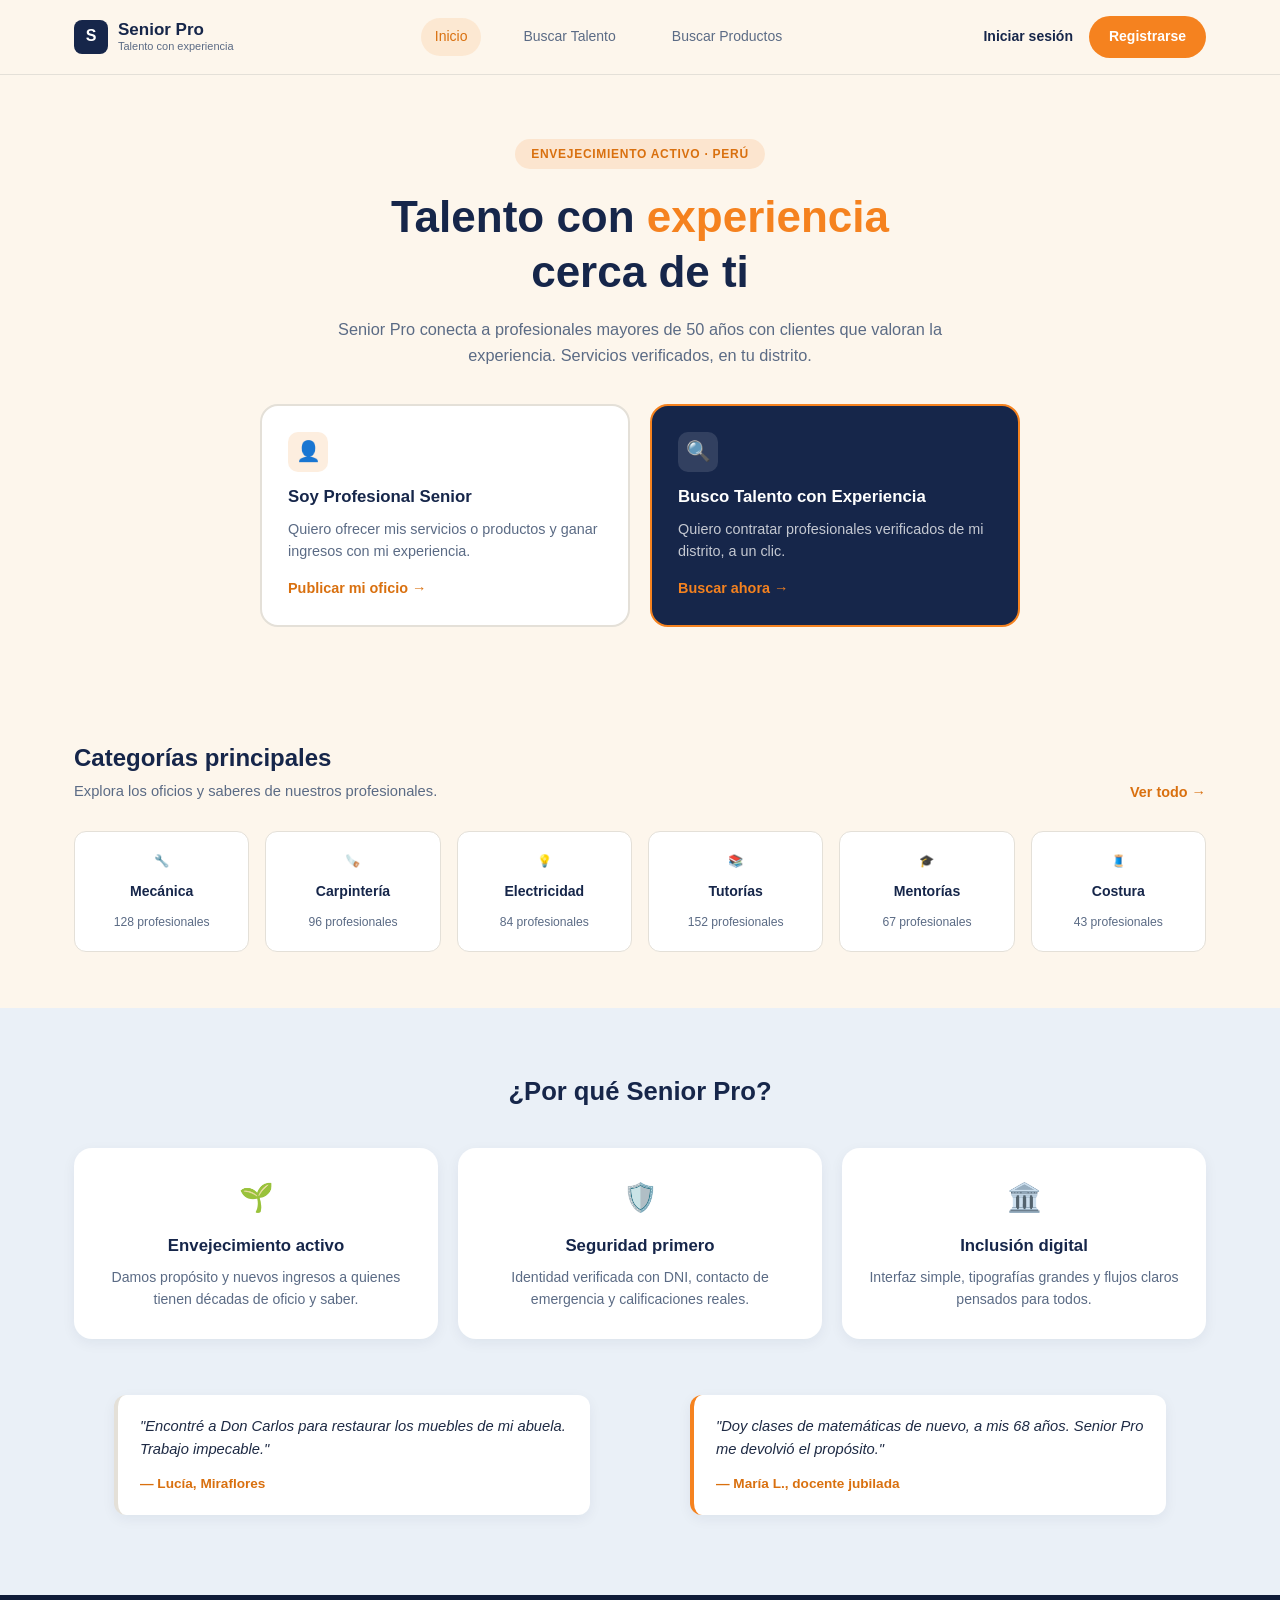
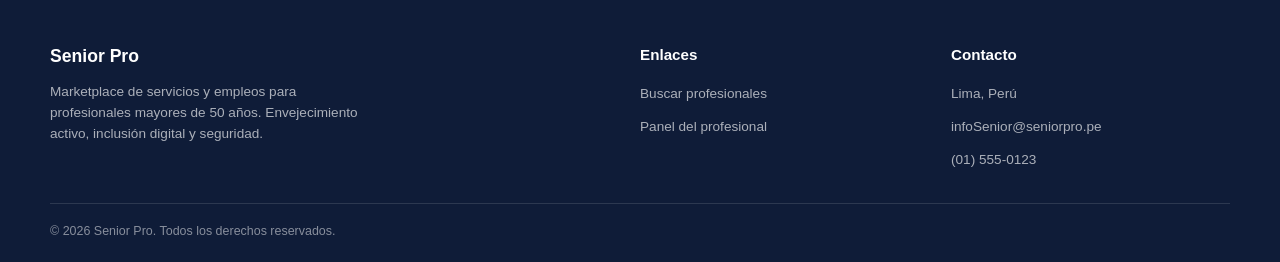
<file: index.html>
<!DOCTYPE html>
<html lang="es">
<head>
<meta charset="UTF-8">
<meta name="viewport" content="width=device-width, initial-scale=1.0">
<title>Senior Pro | Talento con experiencia cerca de ti</title>
<link rel="stylesheet" href="css/styles.css">
</head>
<body>

  <!-- ============ ENCABEZADO ============ -->
  <header class="site-header">
    <div class="navbar">
      <a href="#" class="brand" aria-label="Senior Pro - Inicio">
        <span class="brand-logo" aria-hidden="true">S</span>
        <span class="brand-text">
          <span class="brand-name">Senior Pro</span>
          <span class="brand-tagline">Talento con experiencia</span>
        </span>
      </a>

      <nav class="nav-links" aria-label="Navegación principal">
        <a href="#" class="active">Inicio</a>
        <a href="paginas/principales/buscar_talento.html">Buscar Talento</a>
        <a href="paginas/principales/buscar_productos.html">Buscar Productos</a>
      </nav>

      <div class="nav-actions">
        <a href="paginas/inicioSesion/login.html" class="link-login">Iniciar sesión</a>
        <a href="paginas/inicioSesion/registro.html" class="btn btn-primary">Registrarse</a>
      </div>
    </div>
  </header>

  <main>
    <!-- ============ HERO SECTION ============ -->
    <section class="hero" aria-labelledby="hero-title">
      <span class="eyebrow">Envejecimiento activo · Perú</span>
      <h1 id="hero-title">Talento con <span class="accent">experiencia</span><br>cerca de ti</h1>
      <p class="hero-subtitle">
        Senior Pro conecta a profesionales mayores de 50 años con clientes que valoran
        la experiencia. Servicios verificados, en tu distrito.
      </p>

      <!-- Primary CTAs -->
      <div class="cta-grid">
        <article class="cta-card cta-card--primary">
          <div class="cta-icon" aria-hidden="true">👤</div>
          <h3>Soy Profesional Senior</h3>
          <p>Quiero ofrecer mis servicios o productos y ganar ingresos con mi experiencia.</p>
          <a href="#" class="cta-link">Publicar mi oficio →</a>
        </article>

        <article class="cta-card cta-card--dark">
          <div class="cta-icon" aria-hidden="true">🔍</div>
          <h3>Busco Talento con Experiencia</h3>
          <p>Quiero contratar profesionales verificados de mi distrito, a un clic.</p>
          <a href="paginas/principales/buscar_talento.html" class="cta-link">Buscar ahora →</a>
        </article>
      </div>
    </section>

    <!-- ============ CATEGORIES SECTION ============ -->
    <section class="categories" id="categorias" aria-labelledby="categories-title">
      <div class="container">
        <div class="section-heading">
          <div>
            <h2 id="categories-title">Categorías principales</h2>
            <p>Explora los oficios y saberes de nuestros profesionales.</p>
          </div>
          <a href="#" class="see-all">Ver todo →</a>
        </div>

        <div class="category-grid">
          <article class="category-card">
            <span class="category-icon" aria-hidden="true">🔧</span>
            <h3>Mecánica</h3>
            <span>128 profesionales</span>
          </article>
          <article class="category-card">
            <span class="category-icon" aria-hidden="true">🪚</span>
            <h3>Carpintería</h3>
            <span>96 profesionales</span>
          </article>
          <article class="category-card">
            <span class="category-icon" aria-hidden="true">💡</span>
            <h3>Electricidad</h3>
            <span>84 profesionales</span>
          </article>
          <article class="category-card">
            <span class="category-icon" aria-hidden="true">📚</span>
            <h3>Tutorías</h3>
            <span>152 profesionales</span>
          </article>
          <article class="category-card">
            <span class="category-icon" aria-hidden="true">🎓</span>
            <h3>Mentorías</h3>
            <span>67 profesionales</span>
          </article>
          <article class="category-card">
            <span class="category-icon" aria-hidden="true">🧵</span>
            <h3>Costura</h3>
            <span>43 profesionales</span>
          </article>
        </div>
      </div>
    </section>

    <!-- ============ WHY SECTION ============ -->
    <section class="why" aria-labelledby="why-title">
      <div class="container">
        <h2 id="why-title">¿Por qué Senior Pro?</h2>

        <div class="why-grid">
          <article class="why-card">
            <div class="why-icon" aria-hidden="true">🌱</div>
            <h3>Envejecimiento activo</h3>
            <p>Damos propósito y nuevos ingresos a quienes tienen décadas de oficio y saber.</p>
          </article>
          <article class="why-card">
            <div class="why-icon" aria-hidden="true">🛡️</div>
            <h3>Seguridad primero</h3>
            <p>Identidad verificada con DNI, contacto de emergencia y calificaciones reales.</p>
          </article>
          <article class="why-card">
            <div class="why-icon" aria-hidden="true">🏛️</div>
            <h3>Inclusión digital</h3>
            <p>Interfaz simple, tipografías grandes y flujos claros pensados para todos.</p>
          </article>
        </div>

        <!-- Testimonials -->
        <div class="testimonial-grid">
          <blockquote class="testimonial-card">
            <p>"Encontré a Don Carlos para restaurar los muebles de mi abuela. Trabajo impecable."</p>
            <cite>— Lucía, Miraflores</cite>
          </blockquote>
          <blockquote class="testimonial-card">
            <p>"Doy clases de matemáticas de nuevo, a mis 68 años. Senior Pro me devolvió el propósito."</p>
            <cite>— María L., docente jubilada</cite>
          </blockquote>
        </div>
      </div>
    </section>
  </main>

  <!-- ============ FOOTER ============ -->
  <footer class="site-footer">
    <div class="footer-grid">
      <div class="footer-brand">
        <h3>Senior Pro</h3>
        <p>Marketplace de servicios y empleos para profesionales mayores de 50 años. Envejecimiento activo, inclusión digital y seguridad.</p>
      </div>

      <div class="footer-col">
        <h4>Enlaces</h4>
        <ul>
          <li><a href="paginas/principales/buscar_talento.html">Buscar profesionales</a></li>
          <li><a href="#">Panel del profesional</a></li>
        </ul>
      </div>

      <div class="footer-col">
        <h4>Contacto</h4>
        <ul>
          <li><a href="#">Lima, Perú</a></li>
          <li><a href="mailto:hola@seniorpro.pe">infoSenior@seniorpro.pe</a></li>
          <li><a href="tel:+5115550123">(01) 555-0123</a></li>
        </ul>
      </div>
    </div>
    <div class="footer-bottom">
      <span>© 2026 Senior Pro. Todos los derechos reservados.</span>
    </div>
  </footer>

  <script src="js/sesion.js"></script>
  <script>
    spPintarNavbarPublico({
      login: 'paginas/inicioSesion/login.html',
      registro: 'paginas/inicioSesion/registro.html',
      perfilUsuario: 'paginas/perfil/perfil.html',
      buscarTalento: 'paginas/principales/buscar_talento.html'
    });
  </script>
</body>
</html>
</file>
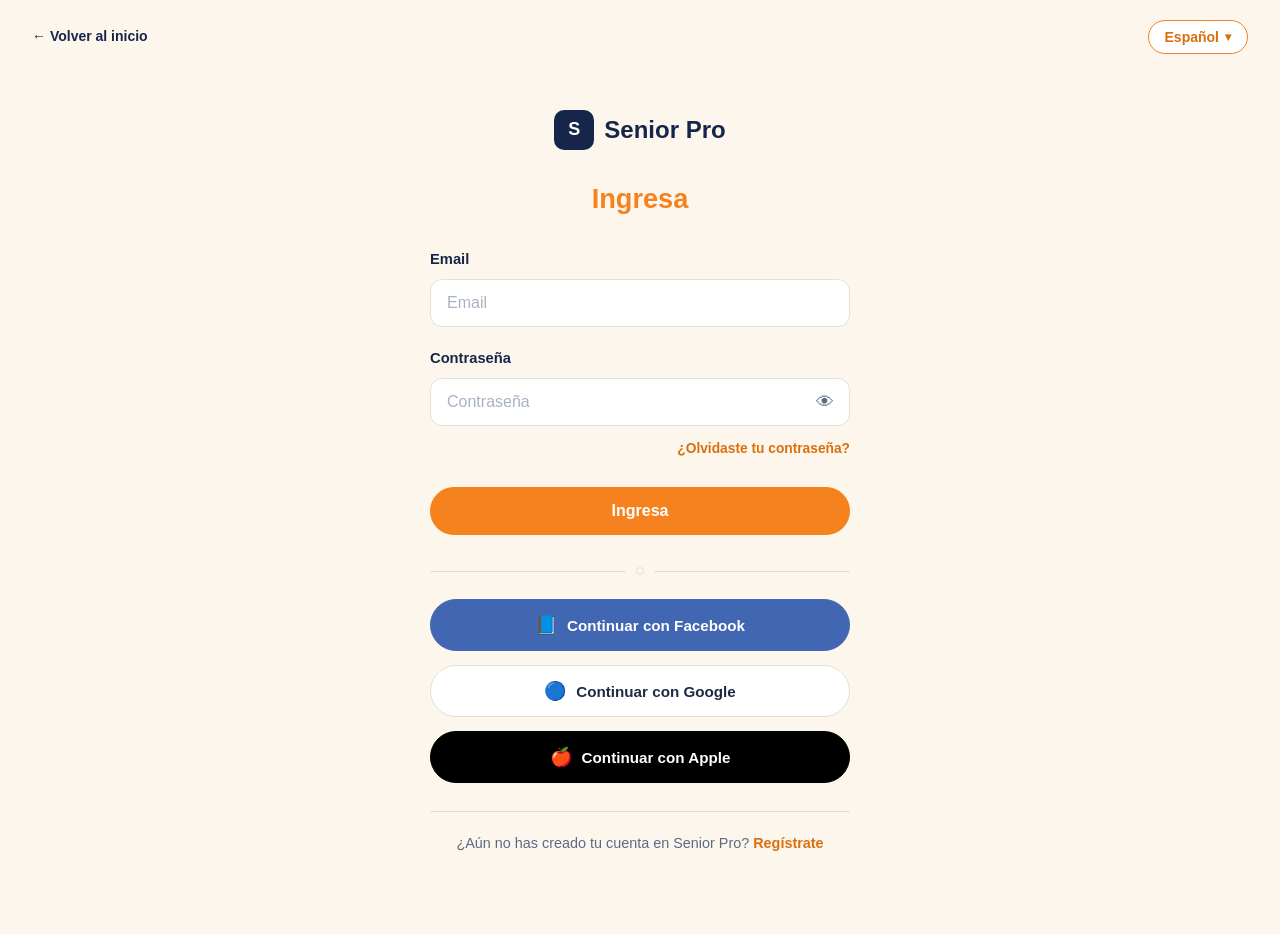
<file: paginas/inicioSesion/login.html>
<!DOCTYPE html>
<html lang="es">
<head>
<meta charset="UTF-8">
<meta name="viewport" content="width=device-width, initial-scale=1.0">
<title>Ingresa | Senior Pro</title>
<link rel="stylesheet" href="../../css/login.css">
</head>
<body>

  <!-- ============ BARRA SUPERIOR ============ -->
  <header class="login-topbar">
    <a href="../../index.html" class="login-back">← Volver al inicio</a>

    <div class="lang-select">
      <button type="button" class="lang-btn" aria-haspopup="listbox" aria-expanded="false">
        Español
        <span class="chevron" aria-hidden="true">▾</span>
      </button>
    </div>
  </header>

  <!-- ============ CONTENIDO PRINCIPAL ============ -->
  <main class="login-main">
    <div class="login-card">

      <!-- Logo -->
      <a href="../../index.html" class="login-brand" aria-label="Senior Pro - Inicio">
        <span class="brand-logo" aria-hidden="true">S</span>
        <span class="brand-name-lg">Senior Pro</span>
      </a>

      <h1 class="login-title">Ingresa</h1>

      <!-- Formulario -->
      <form class="login-form" novalidate>

        <div class="form-group">
          <label for="email" class="form-label">Email</label>
          <input
            type="email"
            id="email"
            name="email"
            class="form-input"
            placeholder="Email"
            autocomplete="email"
          >
          <p id="errorEmail" class="form-error" hidden></p>
        </div>

        <div class="form-group">
          <label for="password" class="form-label">Contraseña</label>
          <div class="password-wrapper">
            <input
              type="password"
              id="password"
              name="password"
              class="form-input"
              placeholder="Contraseña"
              autocomplete="current-password"
            >
            <button type="button" class="toggle-password" aria-label="Mostrar contraseña" aria-pressed="false">
              👁
            </button>
          </div>
          <p id="errorPassword" class="form-error" hidden></p>
        </div>

        <a href="recuperar-contrasena.html" class="forgot-link">¿Olvidaste tu contraseña?</a>

        <button type="submit" class="btn-login">Ingresa</button>
      </form>

      <!-- Separador -->
      <div class="divider" role="separator">
        <span></span>
        <em aria-hidden="true"></em>
        <span></span>
      </div>

      <!-- Botones sociales -->
      <div class="social-buttons">
        <button type="button" class="btn-social btn-social--facebook">
          <span class="social-icon" aria-hidden="true">📘</span>
          Continuar con Facebook
        </button>

        <button type="button" class="btn-social btn-social--google">
          <span class="social-icon" aria-hidden="true">🔵</span>
          Continuar con Google
        </button>

        <button type="button" class="btn-social btn-social--apple">
          <span class="social-icon" aria-hidden="true">🍎</span>
          Continuar con Apple
        </button>
      </div>

      <p class="signup-text">
        ¿Aún no has creado tu cuenta en Senior Pro?
        <a href="registro.html" class="signup-link">Regístrate</a>
      </p>

    </div>
  </main>

  <script src="../../js/sesion.js"></script>
  <script>
    const form = document.querySelector('.login-form');
    const emailInput = document.getElementById('email');
    const passwordInput = document.getElementById('password');

    // Muestra un mensaje de error debajo de un campo y lo resalta en rojo
    function mostrarError(idError, idInput, mensaje) {
      const errorEl = document.getElementById(idError);
      errorEl.textContent = mensaje;
      errorEl.hidden = false;

      if (idInput) {
        document.getElementById(idInput).classList.add('form-input--error');
      }
    }

    // Limpia todos los mensajes de error antes de volver a validar
    function limpiarErrores() {
      document.querySelectorAll('.form-error').forEach(function (el) {
        el.hidden = true;
        el.textContent = '';
      });
      document.querySelectorAll('.form-input--error').forEach(function (el) {
        el.classList.remove('form-input--error');
      });
    }

    form.addEventListener('submit', function (e) {
      e.preventDefault();
      limpiarErrores();

      const email = emailInput.value.trim();
      const password = passwordInput.value.trim();
      let valido = true;

      // Validar email
      if (email === '') {
        mostrarError('errorEmail', 'email', 'El correo electrónico es requerido.');
        valido = false;
      } else if (!/^[^\s@]+@[^\s@]+\.[^\s@]+$/.test(email)) {
        mostrarError('errorEmail', 'email', 'Ingrese un correo electrónico válido.');
        valido = false;
      }

      // Validar contraseña
      if (password === '') {
        mostrarError('errorPassword', 'password', 'La contraseña es requerida.');
        valido = false;
      }

      if (!valido) return;

      // ---------------------------------------------------------------
      // MODO DEMO (sin backend): como no hay servidor que verifique la
      // contraseña, solo validamos que el correo ya se haya registrado
      // antes en este mismo navegador (guardado por registro.html).
      // Si no existe, se rechaza el ingreso con un mensaje de error.
      // ---------------------------------------------------------------
      const cuenta = spBuscarUsuarioPorCorreo(email);

      if (!cuenta) {
        mostrarError('errorEmail', 'email', 'No existe una cuenta registrada con este correo. Regístrate primero.');
        return;
      }

      spIniciarSesion(cuenta);
      alert('¡Bienvenido, ' + cuenta.nombre + '!');

      if (cuenta.tipo === 'usuario') {
        window.location.href = '../perfil/perfil.html';
      } else {
        window.location.href = '../principales/buscar_talento.html';
      }
    });

    // Mostrar / ocultar contraseña
    const toggleBtn = document.querySelector('.toggle-password');

    toggleBtn.addEventListener('click', function () {
      const isHidden = passwordInput.type === 'password';
      passwordInput.type = isHidden ? 'text' : 'password';
      toggleBtn.setAttribute('aria-pressed', String(isHidden));
      toggleBtn.setAttribute('aria-label', isHidden ? 'Ocultar contraseña' : 'Mostrar contraseña');
    });
  </script>

</body>
</html>
</file>
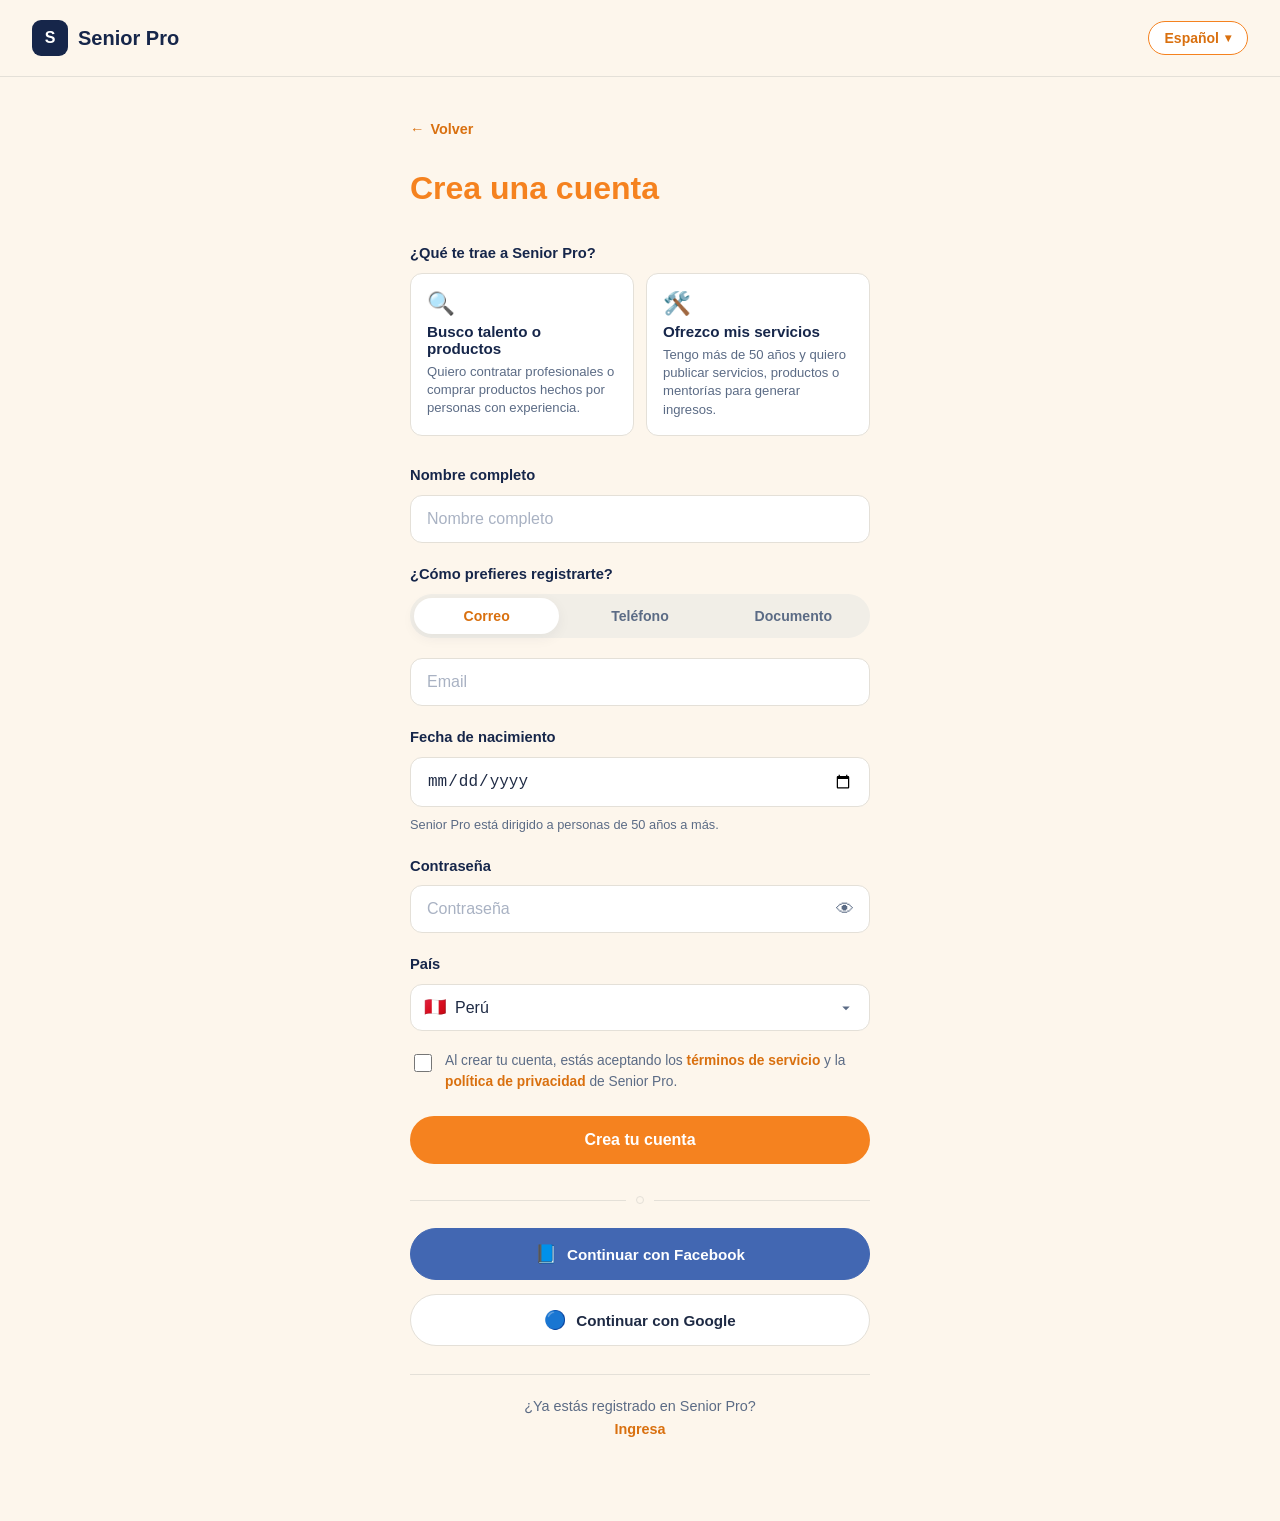
<file: paginas/inicioSesion/registro.html>
<!DOCTYPE html>
<html lang="es">
<head>
<meta charset="UTF-8">
<meta name="viewport" content="width=device-width, initial-scale=1.0">
<title>Crea una cuenta | Senior Pro</title>
<link rel="stylesheet" href="../../css/registro.css">
</head>
<body>

  <!-- ============ BARRA SUPERIOR ============ -->
  <header class="register-topbar">
    <a href="../../index.html" class="register-brand" aria-label="Senior Pro - Inicio">
      <span class="brand-logo" aria-hidden="true">S</span>
      <span class="brand-name-lg">Senior Pro</span>
    </a>

    <div class="lang-select">
      <button type="button" class="lang-btn" aria-haspopup="listbox" aria-expanded="false">
        Español
        <span class="chevron" aria-hidden="true">▾</span>
      </button>
    </div>
  </header>

  <!-- ============ CONTENIDO PRINCIPAL ============ -->
  <main class="register-main">
    <div class="register-card">

      <a href="login.html" class="back-link">
        <span aria-hidden="true">←</span> Volver
      </a>

      <h1 class="register-title">Crea una cuenta</h1>

      <!-- Formulario -->
      <form class="register-form" novalidate>

        <!-- ============ TIPO DE CUENTA (RF01 / Alcance del proyecto) ============ -->
        <div class="form-group">
          <span class="form-label" id="tipo-cuenta-label">¿Qué te trae a Senior Pro?</span>

          <div class="account-type-grid" role="radiogroup" aria-labelledby="tipo-cuenta-label">

            <button type="button" class="account-type-card" data-tipo="cliente" role="radio" aria-checked="false">
              <span class="account-type-icon" aria-hidden="true">🔍</span>
              <span class="account-type-title">Busco talento o productos</span>
              <span class="account-type-desc">
                Quiero contratar profesionales o comprar productos hechos por personas con experiencia.
              </span>
            </button>

            <button type="button" class="account-type-card" data-tipo="usuario" role="radio" aria-checked="false">
              <span class="account-type-icon" aria-hidden="true">🛠️</span>
              <span class="account-type-title">Ofrezco mis servicios</span>
              <span class="account-type-desc">
                Tengo más de 50 años y quiero publicar servicios, productos o mentorías para generar ingresos.
              </span>
            </button>

          </div>
          <p id="errorTipoCuenta" class="form-error" hidden></p>
        </div>

        <div class="form-group">
          <label for="fullname" class="form-label">Nombre completo</label>
          <input
            type="text"
            id="fullname"
            name="fullname"
            class="form-input"
            placeholder="Nombre completo"
            autocomplete="name"
          >
          <p id="errorNombre" class="form-error" hidden></p>
        </div>

        <!-- Método de registro: correo, teléfono o documento de identidad -->
        <div class="form-group">
          <span class="form-label" id="method-label">¿Cómo prefieres registrarte?</span>
          <div class="method-tabs" role="tablist" aria-labelledby="method-label">
            <button type="button" class="method-tab is-active" data-method="email" role="tab" aria-selected="true">
              Correo
            </button>
            <button type="button" class="method-tab" data-method="phone" role="tab" aria-selected="false">
              Teléfono
            </button>
            <button type="button" class="method-tab" data-method="document" role="tab" aria-selected="false">
              Documento
            </button>
          </div>

          <!-- Campo dinámico según el método elegido -->
          <input
            type="email"
            id="contact-email"
            name="contact-email"
            class="form-input contact-field"
            placeholder="Email"
            autocomplete="email"
          >
          <input
            type="tel"
            id="contact-phone"
            name="contact-phone"
            class="form-input contact-field"
            placeholder="Número de teléfono"
            autocomplete="tel"
            hidden
          >
          <input
            type="text"
            id="contact-document"
            name="contact-document"
            class="form-input contact-field"
            placeholder="Documento de identidad (DNI, CE, etc.)"
            autocomplete="off"
            hidden
          >
          <p id="errorContacto" class="form-error" hidden></p>
        </div>

        <div class="form-group">
          <label for="birthdate" class="form-label">Fecha de nacimiento</label>
          <input
            type="date"
            id="birthdate"
            name="birthdate"
            class="form-input"
          >
          <p class="form-hint">Senior Pro está dirigido a personas de 50 años a más.</p>
          <p id="errorNacimiento" class="form-error" hidden></p>
        </div>

        <div class="form-group">
          <label for="password" class="form-label">Contraseña</label>
          <div class="password-wrapper">
            <input
              type="password"
              id="password"
              name="password"
              class="form-input"
              placeholder="Contraseña"
              autocomplete="new-password"
            >
            <button type="button" class="toggle-password" aria-label="Mostrar contraseña" aria-pressed="false">
              👁
            </button>
          </div>
          <p id="errorPassword" class="form-error" hidden></p>
        </div>

        <div class="form-group">
          <label for="country" class="form-label">País</label>
          <div class="select-wrapper">
            <span class="flag-icon" aria-hidden="true">🇵🇪</span>
            <select id="country" name="country" class="form-select" required>
              <option value="PE" selected>Perú</option>
              <option value="AR">Argentina</option>
              <option value="CL">Chile</option>
              <option value="CO">Colombia</option>
              <option value="MX">México</option>
              <option value="EC">Ecuador</option>
              <option value="BO">Bolivia</option>
              <option value="OTRO">Otro país</option>
            </select>
          </div>
        </div>

        <!-- Aviso de términos -->
        <div class="terms-group">
          <input type="checkbox" id="terms" name="terms" class="terms-checkbox">
          <label for="terms" class="terms-label">
            Al crear tu cuenta, estás aceptando los
            <a href="terminos.html">términos de servicio</a>
            y la
            <a href="privacidad.html">política de privacidad</a>
            de Senior Pro.
          </label>
        </div>
        <p id="errorTerminos" class="form-error" hidden></p>

        <button type="submit" class="btn-register">Crea tu cuenta</button>
      </form>

      <!-- Separador -->
      <div class="divider" role="separator">
        <span></span>
        <em aria-hidden="true"></em>
        <span></span>
      </div>

      <!-- Botones sociales -->
      <div class="social-buttons">
        <button type="button" class="btn-social btn-social--facebook">
          <span class="social-icon" aria-hidden="true">📘</span>
          Continuar con Facebook
        </button>

        <button type="button" class="btn-social btn-social--google">
          <span class="social-icon" aria-hidden="true">🔵</span>
          Continuar con Google
        </button>
      </div>

      <p class="login-text">
        ¿Ya estás registrado en Senior Pro?
        <br>
        <a href="login.html" class="login-link">Ingresa</a>
      </p>

    </div>
  </main>

  <script src="../../js/sesion.js"></script>
  <script>
    // Mostrar / ocultar contraseña
    const toggleBtn = document.querySelector('.toggle-password');
    const passwordInput = document.getElementById('password');

    toggleBtn.addEventListener('click', function () {
      const isHidden = passwordInput.type === 'password';
      passwordInput.type = isHidden ? 'text' : 'password';
      toggleBtn.setAttribute('aria-pressed', String(isHidden));
      toggleBtn.setAttribute('aria-label', isHidden ? 'Ocultar contraseña' : 'Mostrar contraseña');
    });

    // ============ Selector de tipo de cuenta (Cliente / Usuario) ============
    const accountTypeCards = document.querySelectorAll('.account-type-card');
    let tipoCuentaSeleccionado = null;

    accountTypeCards.forEach(function (card) {
      card.addEventListener('click', function () {
        tipoCuentaSeleccionado = card.dataset.tipo;

        accountTypeCards.forEach(function (c) {
          c.classList.remove('is-active');
          c.setAttribute('aria-checked', 'false');
        });
        card.classList.add('is-active');
        card.setAttribute('aria-checked', 'true');

        document.getElementById('errorTipoCuenta').hidden = true;
      });
    });

    // ============ Selector de método de registro (correo / teléfono / documento) ============
    const methodTabs = document.querySelectorAll('.method-tab');
    const contactFields = {
      email: document.getElementById('contact-email'),
      phone: document.getElementById('contact-phone'),
      document: document.getElementById('contact-document')
    };
    let metodoActivo = 'email';

    methodTabs.forEach(function (tab) {
      tab.addEventListener('click', function () {
        metodoActivo = tab.dataset.method;

        // Actualiza estado visual/aria de las pestañas
        methodTabs.forEach(function (t) {
          t.classList.remove('is-active');
          t.setAttribute('aria-selected', 'false');
        });
        tab.classList.add('is-active');
        tab.setAttribute('aria-selected', 'true');

        // Muestra solo el campo correspondiente al método elegido
        Object.keys(contactFields).forEach(function (key) {
          const field = contactFields[key];
          const isSelected = key === metodoActivo;
          field.hidden = !isSelected;
          if (!isSelected) field.value = '';
        });
      });
    });

    // ============ Funciones de validación (mismo patrón usado en otros formularios) ============

    // Muestra un mensaje de error debajo de un campo y lo resalta en rojo
    function mostrarError(idError, idInput, mensaje) {
      const errorEl = document.getElementById(idError);
      errorEl.textContent = mensaje;
      errorEl.hidden = false;

      if (idInput) {
        document.getElementById(idInput).classList.add('form-input--error');
      }
    }

    // Limpia todos los mensajes de error antes de volver a validar
    function limpiarErrores() {
      document.querySelectorAll('.form-error').forEach(function (el) {
        el.hidden = true;
        el.textContent = '';
      });
      document.querySelectorAll('.form-input--error').forEach(function (el) {
        el.classList.remove('form-input--error');
      });
    }

    function calcularEdad(fechaNacimiento) {
      const hoy = new Date();
      const nacimiento = new Date(fechaNacimiento);
      let edad = hoy.getFullYear() - nacimiento.getFullYear();
      const difMes = hoy.getMonth() - nacimiento.getMonth();
      if (difMes < 0 || (difMes === 0 && hoy.getDate() < nacimiento.getDate())) {
        edad--;
      }
      return edad;
    }

    // ============ Validación general del formulario ============
    const form = document.querySelector('.register-form');
    const fullnameInput = document.getElementById('fullname');
    const birthdateInput = document.getElementById('birthdate');
    const termsCheckbox = document.getElementById('terms');

    form.addEventListener('submit', function (e) {
      e.preventDefault();
      limpiarErrores();

      const nombre = fullnameInput.value.trim();
      const fechaNacimiento = birthdateInput.value;
      const password = passwordInput.value.trim();
      const terminos = termsCheckbox.checked;
      let valido = true;

      // Validar tipo de cuenta
      if (!tipoCuentaSeleccionado) {
        mostrarError('errorTipoCuenta', null, 'Selecciona una opción para continuar.');
        valido = false;
      }

      // Validar nombre completo
      if (nombre === '') {
        mostrarError('errorNombre', 'fullname', 'El nombre completo es requerido.');
        valido = false;
      }

      // Validar el campo de contacto según el método elegido
      let correoUsuario = '';
      let telefonoUsuario = '';

      if (metodoActivo === 'email') {
        const email = contactFields.email.value.trim();
        if (email === '') {
          mostrarError('errorContacto', 'contact-email', 'El correo electrónico es requerido.');
          valido = false;
        } else if (!/^[^\s@]+@[^\s@]+\.[^\s@]+$/.test(email)) {
          mostrarError('errorContacto', 'contact-email', 'Ingrese un correo electrónico válido.');
          valido = false;
        } else {
          correoUsuario = email;
        }
      } else if (metodoActivo === 'phone') {
        const telefono = contactFields.phone.value.trim();
        if (telefono === '') {
          mostrarError('errorContacto', 'contact-phone', 'El teléfono es requerido.');
          valido = false;
        } else if (!/^\d{9,}$/.test(telefono)) {
          mostrarError('errorContacto', 'contact-phone', 'Ingrese un teléfono válido (mínimo 9 dígitos).');
          valido = false;
        } else {
          telefonoUsuario = telefono;
        }
      } else if (metodoActivo === 'document') {
        const documento = contactFields.document.value.trim();
        if (documento === '') {
          mostrarError('errorContacto', 'contact-document', 'El documento de identidad es requerido.');
          valido = false;
        } else if (!/^\d{8,}$/.test(documento)) {
          mostrarError('errorContacto', 'contact-document', 'Ingrese un documento válido (mínimo 8 dígitos).');
          valido = false;
        }
      }

      // Validar fecha de nacimiento y edad mínima (50 años)
      if (fechaNacimiento === '') {
        mostrarError('errorNacimiento', 'birthdate', 'La fecha de nacimiento es requerida.');
        valido = false;
      } else if (calcularEdad(fechaNacimiento) < 50) {
        mostrarError('errorNacimiento', 'birthdate', 'Debes tener 50 años o más para registrarte en Senior Pro.');
        valido = false;
      }

      // Validar contraseña
      if (password === '') {
        mostrarError('errorPassword', 'password', 'La contraseña es requerida.');
        valido = false;
      } else if (password.length < 6) {
        mostrarError('errorPassword', 'password', 'La contraseña debe tener al menos 6 caracteres.');
        valido = false;
      }

      // Validar términos y condiciones
      if (!terminos) {
        mostrarError('errorTerminos', null, 'Debe aceptar los términos y condiciones.');
        valido = false;
      }

      // Si todo es válido, se procede con el registro
      if (valido) {
        // Guarda la cuenta y la sesión (modo demo, ver js/sesion.js)
        const nuevoUsuario = {
          id: spGenerarId(),
          nombre: nombre,
          correo: correoUsuario,
          telefono: telefonoUsuario,
          metodoRegistro: metodoActivo,
          pais: document.getElementById('country').value,
          tipo: tipoCuentaSeleccionado // 'usuario' (profesional) | 'cliente' (busca/contrata)
        };

        spGuardarUsuarioRegistrado(nuevoUsuario);
        spIniciarSesion(nuevoUsuario);

        alert('¡Bienvenido, ' + nombre + '!');

        // Redirige según el tipo de cuenta elegido
        if (tipoCuentaSeleccionado === 'usuario') {
          window.location.href = '../perfil/perfil.html';
        } else {
          window.location.href = '../principales/buscar_talento.html';
        }
      }
    });
  </script>

</body>
</html>
</file>
<file: css/styles.css>
/* ==========================================================================
   SENIOR PRO — STYLESHEET
   Paleta: crema (fondo), azul marino (footer/tarjeta oscura), naranja (acento)
   ========================================================================== */

/* ============ RESET & VARIABLES ============ */
:root{
  --color-bg-cream: #FDF6EC;
  --color-bg-section: #EAF0F7;
  --color-navy: #16264A;
  --color-navy-dark: #0F1C38;
  --color-orange: #F5821F;
  --color-orange-dark: #D9700F;
  --color-text-main: #1E2A44;
  --color-text-muted: #5B6B85;
  --color-white: #FFFFFF;
  --color-border: #E4E0D8;
  --radius-md: 12px;
  --radius-lg: 18px;
  --shadow-soft: 0 4px 14px rgba(22,38,74,0.06);
  --shadow-hover: 0 8px 22px rgba(22,38,74,0.12);
  --transition-fast: 0.2s ease;
}

*, *::before, *::after{ box-sizing: border-box; }

html{ scroll-behavior: smooth; }

body{
  margin: 0;
  font-family: 'Segoe UI', Roboto, Helvetica, Arial, sans-serif;
  background-color: var(--color-bg-cream);
  color: var(--color-text-main);
  line-height: 1.55;
  font-size: 16px;
}

a{ text-decoration: none; color: inherit; }
ul{ list-style: none; margin: 0; padding: 0; }
button{ font-family: inherit; cursor: pointer; }
img, svg{ display: block; }

.container{
  max-width: 1180px;
  margin: 0 auto;
  padding: 0 24px;
}

/* Ayuda visual para accesibilidad (contenido solo para lectores de pantalla) */
.sr-only{
  position: absolute;
  width: 1px; height: 1px;
  padding: 0; margin: -1px;
  overflow: hidden;
  clip: rect(0,0,0,0);
  white-space: nowrap; border: 0;
}

/* Anillo de foco visible para navegación por teclado */
a:focus-visible,
button:focus-visible{
  outline: 3px solid var(--color-orange);
  outline-offset: 3px;
  border-radius: 4px;
}

/* ============ HEADER / NAVBAR ============ */
.site-header{
  background-color: var(--color-bg-cream);
  border-bottom: 1px solid var(--color-border);
  position: sticky;
  top: 0;
  z-index: 100;
}

.navbar{
  display: flex;
  align-items: center;
  justify-content: space-between;
  padding: 16px 24px;
  max-width: 1180px;
  margin: 0 auto;
}

.brand{
  display: flex;
  align-items: center;
  gap: 10px;
}

.brand-logo{
  width: 34px;
  height: 34px;
  background-color: var(--color-navy);
  color: var(--color-white);
  border-radius: 8px;
  display: flex;
  align-items: center;
  justify-content: center;
  font-weight: 700;
  font-size: 16px;
  flex-shrink: 0;
}

.brand-text{ display: flex; flex-direction: column; line-height: 1.1; }
.brand-name{ font-weight: 700; font-size: 17px; color: var(--color-navy); }
.brand-tagline{ font-size: 11px; color: var(--color-text-muted); }

.nav-links{
  display: flex;
  gap: 28px;
  align-items: center;
}

.nav-links a{
  font-size: 14px;
  font-weight: 500;
  color: var(--color-text-muted);
  padding: 8px 14px;
  border-radius: 20px;
  transition: background-color var(--transition-fast), color var(--transition-fast);
}

.nav-links a.active,
.nav-links a:hover{
  background-color: rgba(245,130,31,0.12);
  color: var(--color-orange-dark);
}

.nav-actions{
  display: flex;
  align-items: center;
  gap: 16px;
}

.link-login{
  font-size: 14px;
  font-weight: 600;
  color: var(--color-navy);
  transition: color var(--transition-fast);
}
.link-login:hover{ color: var(--color-orange-dark); }

.navbar-saludo{
  font-size: 14px;
  font-weight: 600;
  color: var(--color-navy);
}

.btn{
  display: inline-flex;
  align-items: center;
  justify-content: center;
  padding: 10px 20px;
  border-radius: 24px;
  font-size: 14px;
  font-weight: 600;
  border: none;
  transition: transform var(--transition-fast), box-shadow var(--transition-fast), background-color var(--transition-fast);
}

.btn-primary{
  background-color: var(--color-orange);
  color: var(--color-white);
}
.btn-primary:hover{
  background-color: var(--color-orange-dark);
  transform: translateY(-1px);
  box-shadow: var(--shadow-hover);
}

/* ============ HERO SECTION ============ */
.hero{
  background-color: var(--color-bg-cream);
  padding: 64px 24px 56px;
  text-align: center;
}

.eyebrow{
  display: inline-block;
  background-color: rgba(245,130,31,0.14);
  color: var(--color-orange-dark);
  font-size: 12px;
  font-weight: 700;
  letter-spacing: 0.06em;
  text-transform: uppercase;
  padding: 6px 16px;
  border-radius: 20px;
  margin-bottom: 20px;
}

.hero h1{
  font-size: clamp(2rem, 4vw, 2.75rem);
  font-weight: 800;
  color: var(--color-navy);
  margin: 0 0 18px;
  line-height: 1.25;
}

.hero h1 .accent{ color: var(--color-orange); }

.hero-subtitle{
  max-width: 620px;
  margin: 0 auto 36px;
  color: var(--color-text-muted);
  font-size: 1.02rem;
}

/* CTA cards */
.cta-grid{
  display: grid;
  grid-template-columns: repeat(2, minmax(260px, 1fr));
  gap: 20px;
  max-width: 760px;
  margin: 0 auto;
}

.cta-card{
  background-color: var(--color-white);
  border: 2px solid var(--color-border);
  border-radius: var(--radius-lg);
  padding: 26px;
  text-align: left;
  display: flex;
  flex-direction: column;
  gap: 8px;
  transition: transform var(--transition-fast), box-shadow var(--transition-fast), border-color var(--transition-fast);
}

.cta-card:hover{
  transform: translateY(-3px);
  box-shadow: var(--shadow-hover);
}

.cta-card--primary{
  border-color: var(--color-border);
}
.cta-card--primary:hover{ border-color: var(--color-orange); }

.cta-card--dark{
  background-color: var(--color-navy);
  color: var(--color-white);
  border-color: var(--color-orange);
}

.cta-icon{
  width: 40px;
  height: 40px;
  border-radius: 10px;
  display: flex;
  align-items: center;
  justify-content: center;
  font-size: 20px;
  margin-bottom: 4px;
}

.cta-card--primary .cta-icon{ background-color: #FDEEDF; }
.cta-card--dark .cta-icon{ background-color: rgba(255,255,255,0.12); }

.cta-card h3{
  font-size: 1.05rem;
  margin: 0;
  color: var(--color-navy);
}
.cta-card--dark h3{ color: var(--color-white); }

.cta-card p{
  font-size: 0.9rem;
  margin: 0;
  color: var(--color-text-muted);
}
.cta-card--dark p{ color: rgba(255,255,255,0.75); }

.cta-link{
  margin-top: 6px;
  font-size: 0.9rem;
  font-weight: 700;
  color: var(--color-orange-dark);
  transition: gap var(--transition-fast);
  display: inline-flex;
  align-items: center;
  gap: 4px;
}
.cta-card--dark .cta-link{ color: var(--color-orange); }
.cta-card:hover .cta-link{ gap: 8px; }

/* ============ CATEGORIES SECTION ============ */
.categories{
  padding: 56px 24px;
  background-color: var(--color-bg-cream);
}

.section-heading{
  display: flex;
  justify-content: space-between;
  align-items: flex-end;
  margin-bottom: 28px;
  flex-wrap: wrap;
  gap: 12px;
}

.section-heading h2{
  font-size: 1.5rem;
  color: var(--color-navy);
  margin: 0 0 4px;
}

.section-heading p{
  margin: 0;
  color: var(--color-text-muted);
  font-size: 0.92rem;
}

.section-heading .see-all{
  font-size: 0.9rem;
  font-weight: 700;
  color: var(--color-orange-dark);
  white-space: nowrap;
}
.section-heading .see-all:hover{ text-decoration: underline; }

.category-grid{
  display: grid;
  grid-template-columns: repeat(6, 1fr);
  gap: 16px;
}

.category-card{
  background-color: var(--color-white);
  border: 1px solid var(--color-border);
  border-radius: var(--radius-md);
  padding: 20px 14px;
  text-align: center;
  display: flex;
  flex-direction: column;
  align-items: center;
  gap: 10px;
  transition: transform var(--transition-fast), box-shadow var(--transition-fast), border-color var(--transition-fast);
}

.category-card:hover{
  transform: translateY(-4px);
  box-shadow: var(--shadow-hover);
  border-color: var(--color-orange);
}

.category-icon{ font-size: 26px; }

.category-card h3{
  font-size: 0.88rem;
  margin: 0;
  color: var(--color-navy);
}

.category-card span{
  font-size: 0.76rem;
  color: var(--color-text-muted);
}

/* ============ WHY SECTION ============ */
.why{
  background-color: var(--color-bg-section);
  padding: 64px 24px;
}

.why h2{
  text-align: center;
  font-size: 1.6rem;
  color: var(--color-navy);
  margin: 0 0 36px;
}

.why-grid{
  display: grid;
  grid-template-columns: repeat(3, 1fr);
  gap: 20px;
  margin-bottom: 40px;
}

.why-card{
  background-color: var(--color-white);
  border-radius: var(--radius-lg);
  padding: 28px 24px;
  text-align: center;
  box-shadow: var(--shadow-soft);
  transition: transform var(--transition-fast), box-shadow var(--transition-fast);
}

.why-card:hover{
  transform: translateY(-4px);
  box-shadow: var(--shadow-hover);
}

.why-icon{
  font-size: 28px;
  margin-bottom: 14px;
}

.why-card h3{
  font-size: 1.05rem;
  color: var(--color-navy);
  margin: 0 0 8px;
}

.why-card p{
  font-size: 0.88rem;
  color: var(--color-text-muted);
  margin: 0;
}

/* Testimonios */
.testimonial-grid{
  display: grid;
  grid-template-columns: repeat(2, 1fr);
  gap: 20px;
}

.testimonial-card{
  background-color: var(--color-white);
  border-left: 4px solid var(--color-border);
  border-radius: var(--radius-md);
  padding: 20px 22px;
  box-shadow: var(--shadow-soft);
}

.testimonial-card:nth-child(2){ border-left-color: var(--color-orange); }

.testimonial-card p{
  font-style: italic;
  color: var(--color-text-main);
  margin: 0 0 10px;
  font-size: 0.92rem;
}

.testimonial-card cite{
  font-style: normal;
  font-weight: 700;
  font-size: 0.85rem;
  color: var(--color-orange-dark);
}

/* ============ FOOTER ============ */
.site-footer{
  background-color: var(--color-navy-dark);
  color: rgba(255,255,255,0.85);
  padding: 48px 24px 20px;
}

.footer-grid{
  display: grid;
  grid-template-columns: 2fr 1fr 1fr;
  gap: 32px;
  max-width: 1180px;
  margin: 0 auto;
  padding-bottom: 24px;
  border-bottom: 1px solid rgba(255,255,255,0.12);
}

.footer-brand h3{
  color: var(--color-white);
  font-size: 1.1rem;
  margin: 0 0 10px;
}

.footer-brand p{
  font-size: 0.85rem;
  color: rgba(255,255,255,0.65);
  max-width: 320px;
  margin: 0;
}

.footer-col h4{
  color: var(--color-white);
  font-size: 0.95rem;
  margin: 0 0 14px;
}

.footer-col ul li{ margin-bottom: 8px; }

.footer-col a{
  font-size: 0.85rem;
  color: rgba(255,255,255,0.65);
  transition: color var(--transition-fast);
}
.footer-col a:hover{ color: var(--color-orange); }

.footer-bottom{
  max-width: 1180px;
  margin: 18px auto 0;
  display: flex;
  justify-content: space-between;
  align-items: center;
  font-size: 0.78rem;
  color: rgba(255,255,255,0.5);
  flex-wrap: wrap;
  gap: 10px;
}

.footer-socials{ display: flex; gap: 14px; }
.footer-socials a{ color: rgba(255,255,255,0.6); }
.footer-socials a:hover{ color: var(--color-orange); }

/* ============ RESPONSIVE ============ */
@media (max-width: 900px){
  .category-grid{ grid-template-columns: repeat(3, 1fr); }
  .why-grid{ grid-template-columns: 1fr; }
  .footer-grid{ grid-template-columns: 1fr; }
}

@media (max-width: 720px){
  .nav-links{ display: none; }
  .cta-grid{ grid-template-columns: 1fr; }
  .testimonial-grid{ grid-template-columns: 1fr; }
  .category-grid{ grid-template-columns: repeat(2, 1fr); }
}

/* Respeta la preferencia de reducción de movimiento del usuario */
@media (prefers-reduced-motion: reduce){
  *{ transition: none !important; scroll-behavior: auto !important; }
}
</file>
<file: css/login.css>
/* ==========================================================================
   SENIOR PRO — LOGIN STYLESHEET
   Reutiliza la misma paleta que styles.css (crema, azul marino, naranja)
   ========================================================================== */

:root{
  --color-bg-cream: #FDF6EC;
  --color-navy: #16264A;
  --color-navy-dark: #0F1C38;
  --color-orange: #F5821F;
  --color-orange-dark: #D9700F;
  --color-text-main: #1E2A44;
  --color-text-muted: #5B6B85;
  --color-white: #FFFFFF;
  --color-border: #E4E0D8;
  --color-error: #E0245E;
  --radius-md: 12px;
  --radius-lg: 20px;
  --radius-pill: 999px;
  --shadow-soft: 0 4px 14px rgba(22,38,74,0.06);
  --shadow-hover: 0 8px 22px rgba(22,38,74,0.12);
  --transition-fast: 0.2s ease;
}

*, *::before, *::after{ box-sizing: border-box; }

body{
  margin: 0;
  font-family: 'Segoe UI', Roboto, Helvetica, Arial, sans-serif;
  background-color: var(--color-bg-cream);
  color: var(--color-text-main);
  line-height: 1.55;
  font-size: 16px;
}

a{ text-decoration: none; color: inherit; }
button{ font-family: inherit; cursor: pointer; }

a:focus-visible,
button:focus-visible,
input:focus-visible{
  outline: 3px solid var(--color-orange);
  outline-offset: 3px;
  border-radius: 4px;
}

/* ============ BARRA SUPERIOR ============ */
.login-topbar{
  display: flex;
  justify-content: space-between;
  align-items: center;
  padding: 20px 32px;
}

.login-back{
  font-size: 14px;
  font-weight: 600;
  color: var(--color-navy);
  transition: color var(--transition-fast);
}
.login-back:hover{ color: var(--color-orange-dark); }

.lang-btn{
  display: inline-flex;
  align-items: center;
  gap: 6px;
  background-color: var(--color-white);
  border: 1.5px solid var(--color-orange);
  color: var(--color-orange-dark);
  font-size: 14px;
  font-weight: 600;
  padding: 8px 16px;
  border-radius: var(--radius-pill);
  transition: background-color var(--transition-fast);
}
.lang-btn:hover{ background-color: rgba(245,130,31,0.08); }
.chevron{ font-size: 12px; }

/* ============ CONTENEDOR PRINCIPAL ============ */
.login-main{
  display: flex;
  justify-content: center;
  padding: 24px 20px 80px;
}

.login-card{
  width: 100%;
  max-width: 420px;
  text-align: center;
}

/* Logo */
.login-brand{
  display: inline-flex;
  align-items: center;
  gap: 10px;
  margin: 12px 0 28px;
}

.brand-logo{
  width: 40px;
  height: 40px;
  background-color: var(--color-navy);
  color: var(--color-white);
  border-radius: 10px;
  display: flex;
  align-items: center;
  justify-content: center;
  font-weight: 700;
  font-size: 18px;
}

.brand-name-lg{
  font-weight: 800;
  font-size: 24px;
  color: var(--color-navy);
}

.login-title{
  font-size: 1.7rem;
  font-weight: 800;
  color: var(--color-orange);
  margin: 0 0 28px;
}

/* ============ FORMULARIO ============ */
.login-form{
  display: flex;
  flex-direction: column;
  gap: 20px;
  text-align: left;
}

.form-group{ display: flex; flex-direction: column; gap: 8px; }

.form-label{
  font-size: 0.92rem;
  font-weight: 600;
  color: var(--color-navy);
}

.form-label--error{ color: var(--color-error); }

.form-input{
  width: 100%;
  padding: 14px 16px;
  border: 1.5px solid var(--color-border);
  border-radius: var(--radius-md);
  font-size: 1rem;
  color: var(--color-text-main);
  background-color: var(--color-white);
  transition: border-color var(--transition-fast), box-shadow var(--transition-fast);
}

.form-input::placeholder{ color: #A9B2C3; }

.form-input:focus{
  border-color: var(--color-orange);
  box-shadow: 0 0 0 3px rgba(245,130,31,0.15);
  outline: none;
}

.form-input--error{
  border-color: var(--color-error);
}

.form-error{
  margin: 0;
  font-size: 0.82rem;
  color: var(--color-error);
}

.password-wrapper{ position: relative; }

.password-wrapper .form-input{ padding-right: 44px; }

.toggle-password{
  position: absolute;
  top: 50%;
  right: 12px;
  transform: translateY(-50%);
  background: none;
  border: none;
  font-size: 18px;
  color: var(--color-text-muted);
  padding: 4px;
  line-height: 1;
  transition: color var(--transition-fast);
}
.toggle-password:hover{ color: var(--color-navy); }

.forgot-link{
  align-self: flex-end;
  font-size: 0.86rem;
  font-weight: 600;
  color: var(--color-orange-dark);
  margin-top: -8px;
  transition: color var(--transition-fast);
}
.forgot-link:hover{ text-decoration: underline; }

/* Botón principal */
.btn-login{
  width: 100%;
  padding: 15px;
  background-color: var(--color-orange);
  color: var(--color-white);
  font-size: 1rem;
  font-weight: 700;
  border: none;
  border-radius: var(--radius-pill);
  margin-top: 8px;
  transition: background-color var(--transition-fast), transform var(--transition-fast), box-shadow var(--transition-fast);
}

.btn-login:hover{
  background-color: var(--color-orange-dark);
  transform: translateY(-1px);
  box-shadow: var(--shadow-hover);
}

/* ============ SEPARADOR ============ */
.divider{
  display: flex;
  align-items: center;
  gap: 10px;
  margin: 32px 0 24px;
}

.divider span{
  flex: 1;
  height: 1px;
  background-color: var(--color-border);
}

.divider em{
  width: 8px;
  height: 8px;
  border-radius: 50%;
  border: 1.5px solid var(--color-border);
  display: inline-block;
}

/* ============ BOTONES SOCIALES ============ */
.social-buttons{
  display: flex;
  flex-direction: column;
  gap: 14px;
}

.btn-social{
  display: flex;
  align-items: center;
  justify-content: center;
  gap: 10px;
  width: 100%;
  padding: 14px;
  border-radius: var(--radius-pill);
  font-size: 0.95rem;
  font-weight: 600;
  border: 1.5px solid var(--color-border);
  background-color: var(--color-white);
  color: var(--color-text-main);
  transition: transform var(--transition-fast), box-shadow var(--transition-fast), background-color var(--transition-fast);
}

.btn-social:hover{
  transform: translateY(-1px);
  box-shadow: var(--shadow-hover);
}

.btn-social--facebook{
  background-color: #4267B2;
  border-color: #4267B2;
  color: var(--color-white);
}
.btn-social--facebook:hover{ background-color: #35548f; }

.btn-social--google{
  background-color: var(--color-white);
  color: var(--color-text-main);
}

.btn-social--apple{
  background-color: #000000;
  border-color: #000000;
  color: var(--color-white);
}
.btn-social--apple:hover{ background-color: #1a1a1a; }

.social-icon{ font-size: 18px; }

/* ============ PIE DE FORMULARIO ============ */
.signup-text{
  margin: 28px 0 0;
  padding-top: 20px;
  border-top: 1px solid var(--color-border);
  font-size: 0.9rem;
  color: var(--color-text-muted);
}

.signup-link{
  font-weight: 700;
  color: var(--color-orange-dark);
}
.signup-link:hover{ text-decoration: underline; }

/* ============ RESPONSIVE ============ */
@media (max-width: 480px){
  .login-topbar{ padding: 16px 20px; }
  .login-main{ padding-top: 12px; }
}

/* Respeta la preferencia de reducción de movimiento */
@media (prefers-reduced-motion: reduce){
  *{ transition: none !important; }
}
</file>
<file: css/registro.css>
/* ==========================================================================
   SENIOR PRO — REGISTRO STYLESHEET
   Reutiliza la misma paleta que styles.css / login.css
   ========================================================================== */

:root{
  --color-bg-cream: #FDF6EC;
  --color-navy: #16264A;
  --color-navy-dark: #0F1C38;
  --color-orange: #F5821F;
  --color-orange-dark: #D9700F;
  --color-text-main: #1E2A44;
  --color-text-muted: #5B6B85;
  --color-white: #FFFFFF;
  --color-border: #E4E0D8;
  --color-error: #E0245E;
  --radius-md: 12px;
  --radius-lg: 20px;
  --radius-pill: 999px;
  --shadow-soft: 0 4px 14px rgba(22,38,74,0.06);
  --shadow-hover: 0 8px 22px rgba(22,38,74,0.12);
  --transition-fast: 0.2s ease;
}

*, *::before, *::after{ box-sizing: border-box; }

body{
  margin: 0;
  font-family: 'Segoe UI', Roboto, Helvetica, Arial, sans-serif;
  background-color: var(--color-bg-cream);
  color: var(--color-text-main);
  line-height: 1.55;
  font-size: 16px;
}

a{ text-decoration: none; color: inherit; }
button{ font-family: inherit; cursor: pointer; }

a:focus-visible,
button:focus-visible,
input:focus-visible,
select:focus-visible{
  outline: 3px solid var(--color-orange);
  outline-offset: 3px;
  border-radius: 4px;
}

/* ============ BARRA SUPERIOR ============ */
.register-topbar{
  display: flex;
  justify-content: space-between;
  align-items: center;
  padding: 20px 32px;
  border-bottom: 1px solid var(--color-border);
}

.register-brand{
  display: inline-flex;
  align-items: center;
  gap: 10px;
}

.brand-logo{
  width: 36px;
  height: 36px;
  background-color: var(--color-navy);
  color: var(--color-white);
  border-radius: 9px;
  display: flex;
  align-items: center;
  justify-content: center;
  font-weight: 700;
  font-size: 16px;
}

.brand-name-lg{
  font-weight: 800;
  font-size: 20px;
  color: var(--color-navy);
}

.lang-btn{
  display: inline-flex;
  align-items: center;
  gap: 6px;
  background-color: var(--color-white);
  border: 1.5px solid var(--color-orange);
  color: var(--color-orange-dark);
  font-size: 14px;
  font-weight: 600;
  padding: 8px 16px;
  border-radius: var(--radius-pill);
  transition: background-color var(--transition-fast);
}
.lang-btn:hover{ background-color: rgba(245,130,31,0.08); }
.chevron{ font-size: 12px; }

/* ============ CONTENEDOR PRINCIPAL ============ */
.register-main{
  display: flex;
  justify-content: center;
  padding: 40px 20px 80px;
}

.register-card{
  width: 100%;
  max-width: 460px;
}

.back-link{
  display: inline-flex;
  align-items: center;
  gap: 6px;
  font-size: 0.9rem;
  font-weight: 600;
  color: var(--color-orange-dark);
  margin-bottom: 24px;
  transition: color var(--transition-fast);
}
.back-link:hover{ color: var(--color-navy); }

.register-title{
  font-size: 2rem;
  font-weight: 800;
  color: var(--color-orange);
  margin: 0 0 28px;
}

/* ============ FORMULARIO ============ */
.register-form{
  display: flex;
  flex-direction: column;
  gap: 20px;
}

.form-group{ display: flex; flex-direction: column; gap: 8px; }

.form-label{
  font-size: 0.92rem;
  font-weight: 600;
  color: var(--color-navy);
}

.form-input,
.form-select{
  width: 100%;
  padding: 14px 16px;
  border: 1.5px solid var(--color-border);
  border-radius: var(--radius-md);
  font-size: 1rem;
  color: var(--color-text-main);
  background-color: var(--color-white);
  transition: border-color var(--transition-fast), box-shadow var(--transition-fast);
}

.form-input::placeholder{ color: #A9B2C3; }

.form-input:focus,
.form-select:focus{
  border-color: var(--color-orange);
  box-shadow: 0 0 0 3px rgba(245,130,31,0.15);
  outline: none;
}

.password-wrapper{ position: relative; }
.password-wrapper .form-input{ padding-right: 44px; }

.toggle-password{
  position: absolute;
  top: 50%;
  right: 12px;
  transform: translateY(-50%);
  background: none;
  border: none;
  font-size: 18px;
  color: var(--color-text-muted);
  padding: 4px;
  line-height: 1;
  transition: color var(--transition-fast);
}
.toggle-password:hover{ color: var(--color-navy); }

/* Selector de país con bandera */
.select-wrapper{
  position: relative;
  display: flex;
  align-items: center;
}

.flag-icon{
  position: absolute;
  left: 14px;
  font-size: 18px;
  pointer-events: none;
}

.form-select{
  padding-left: 44px;
  appearance: none;
  -webkit-appearance: none;
  background-image: url("data:image/svg+xml;utf8,<svg xmlns='http://www.w3.org/2000/svg' viewBox='0 0 24 24' fill='%235B6B85'><path d='M7 10l5 5 5-5z'/></svg>");
  background-repeat: no-repeat;
  background-position: right 14px center;
  background-size: 18px;
  cursor: pointer;
}

/* ============ TARJETAS: TIPO DE CUENTA (Cliente / Usuario) ============ */
.account-type-grid{
  display: grid;
  grid-template-columns: 1fr 1fr;
  gap: 12px;
  margin-bottom: 8px;
}

@media (max-width: 520px){
  .account-type-grid{ grid-template-columns: 1fr; }
}

.account-type-card{
  display: flex;
  flex-direction: column;
  align-items: flex-start;
  text-align: left;
  gap: 6px;
  padding: 16px;
  background-color: var(--color-white);
  border: 1.5px solid var(--color-border);
  border-radius: var(--radius-md);
  transition: border-color var(--transition-fast), box-shadow var(--transition-fast), transform var(--transition-fast);
}

.account-type-card:hover{
  border-color: var(--color-orange);
  transform: translateY(-1px);
}

.account-type-card.is-active{
  border-color: var(--color-orange);
  background-color: rgba(245,130,31,0.06);
  box-shadow: 0 0 0 3px rgba(245,130,31,0.15);
}

.account-type-icon{ font-size: 1.4rem; }

.account-type-title{
  font-size: 0.95rem;
  font-weight: 700;
  color: var(--color-navy);
}

.account-type-desc{
  font-size: 0.82rem;
  color: var(--color-text-muted);
  line-height: 1.4;
}

/* ============ PESTAÑAS DE MÉTODO DE REGISTRO ============ */
.method-tabs{
  display: flex;
  gap: 8px;
  background-color: #F1EEE7;
  border-radius: var(--radius-pill);
  padding: 4px;
  margin-bottom: 12px;
}

.method-tab{
  flex: 1;
  padding: 10px 12px;
  border: none;
  border-radius: var(--radius-pill);
  background-color: transparent;
  font-size: 0.88rem;
  font-weight: 600;
  color: var(--color-text-muted);
  transition: background-color var(--transition-fast), color var(--transition-fast), box-shadow var(--transition-fast);
}

.method-tab:hover{ color: var(--color-navy); }

.method-tab.is-active{
  background-color: var(--color-white);
  color: var(--color-orange-dark);
  box-shadow: var(--shadow-soft);
}

.contact-field[hidden]{ display: none; }

/* Texto de ayuda debajo de un campo */
.form-hint{
  margin: 0;
  font-size: 0.8rem;
  color: var(--color-text-muted);
}

.form-input--error{
  border-color: var(--color-error);
}

.form-error{
  margin: 0;
  font-size: 0.82rem;
  color: var(--color-error);
}

.form-error[hidden]{ display: none; }

/* ============ TÉRMINOS Y CONDICIONES ============ */
.terms-group{
  display: flex;
  align-items: flex-start;
  gap: 10px;
}

.terms-group + .form-error{
  margin-top: -8px;
}

.terms-checkbox{
  width: 18px;
  height: 18px;
  margin-top: 3px;
  accent-color: var(--color-orange);
  flex-shrink: 0;
  cursor: pointer;
}

.terms-label{
  font-size: 0.86rem;
  color: var(--color-text-muted);
  line-height: 1.5;
}

.terms-label a{
  color: var(--color-orange-dark);
  font-weight: 600;
}
.terms-label a:hover{ text-decoration: underline; }

/* Botón principal */
.btn-register{
  width: 100%;
  padding: 15px;
  background-color: var(--color-orange);
  color: var(--color-white);
  font-size: 1rem;
  font-weight: 700;
  border: none;
  border-radius: var(--radius-pill);
  margin-top: 4px;
  transition: background-color var(--transition-fast), transform var(--transition-fast), box-shadow var(--transition-fast);
}

.btn-register:hover{
  background-color: var(--color-orange-dark);
  transform: translateY(-1px);
  box-shadow: var(--shadow-hover);
}

/* ============ SEPARADOR ============ */
.divider{
  display: flex;
  align-items: center;
  gap: 10px;
  margin: 32px 0 24px;
}

.divider span{
  flex: 1;
  height: 1px;
  background-color: var(--color-border);
}

.divider em{
  width: 8px;
  height: 8px;
  border-radius: 50%;
  border: 1.5px solid var(--color-border);
  display: inline-block;
}

/* ============ BOTONES SOCIALES ============ */
.social-buttons{
  display: flex;
  flex-direction: column;
  gap: 14px;
}

.btn-social{
  display: flex;
  align-items: center;
  justify-content: center;
  gap: 10px;
  width: 100%;
  padding: 14px;
  border-radius: var(--radius-pill);
  font-size: 0.95rem;
  font-weight: 600;
  border: 1.5px solid var(--color-border);
  background-color: var(--color-white);
  color: var(--color-text-main);
  transition: transform var(--transition-fast), box-shadow var(--transition-fast), background-color var(--transition-fast);
}

.btn-social:hover{
  transform: translateY(-1px);
  box-shadow: var(--shadow-hover);
}

.btn-social--facebook{
  background-color: #4267B2;
  border-color: #4267B2;
  color: var(--color-white);
}
.btn-social--facebook:hover{ background-color: #35548f; }

.btn-social--google{
  background-color: var(--color-white);
  color: var(--color-text-main);
}

.social-icon{ font-size: 18px; }

/* ============ PIE DE FORMULARIO ============ */
.login-text{
  margin: 28px 0 0;
  padding-top: 20px;
  border-top: 1px solid var(--color-border);
  font-size: 0.9rem;
  color: var(--color-text-muted);
  text-align: center;
}

.login-link{
  font-weight: 700;
  color: var(--color-orange-dark);
}
.login-link:hover{ text-decoration: underline; }

/* ============ RESPONSIVE ============ */
@media (max-width: 480px){
  .register-topbar{ padding: 16px 20px; }
  .register-main{ padding-top: 24px; }
  .register-title{ font-size: 1.6rem; }
}

/* Respeta la preferencia de reducción de movimiento */
@media (prefers-reduced-motion: reduce){
  *{ transition: none !important; }
}
</file>
